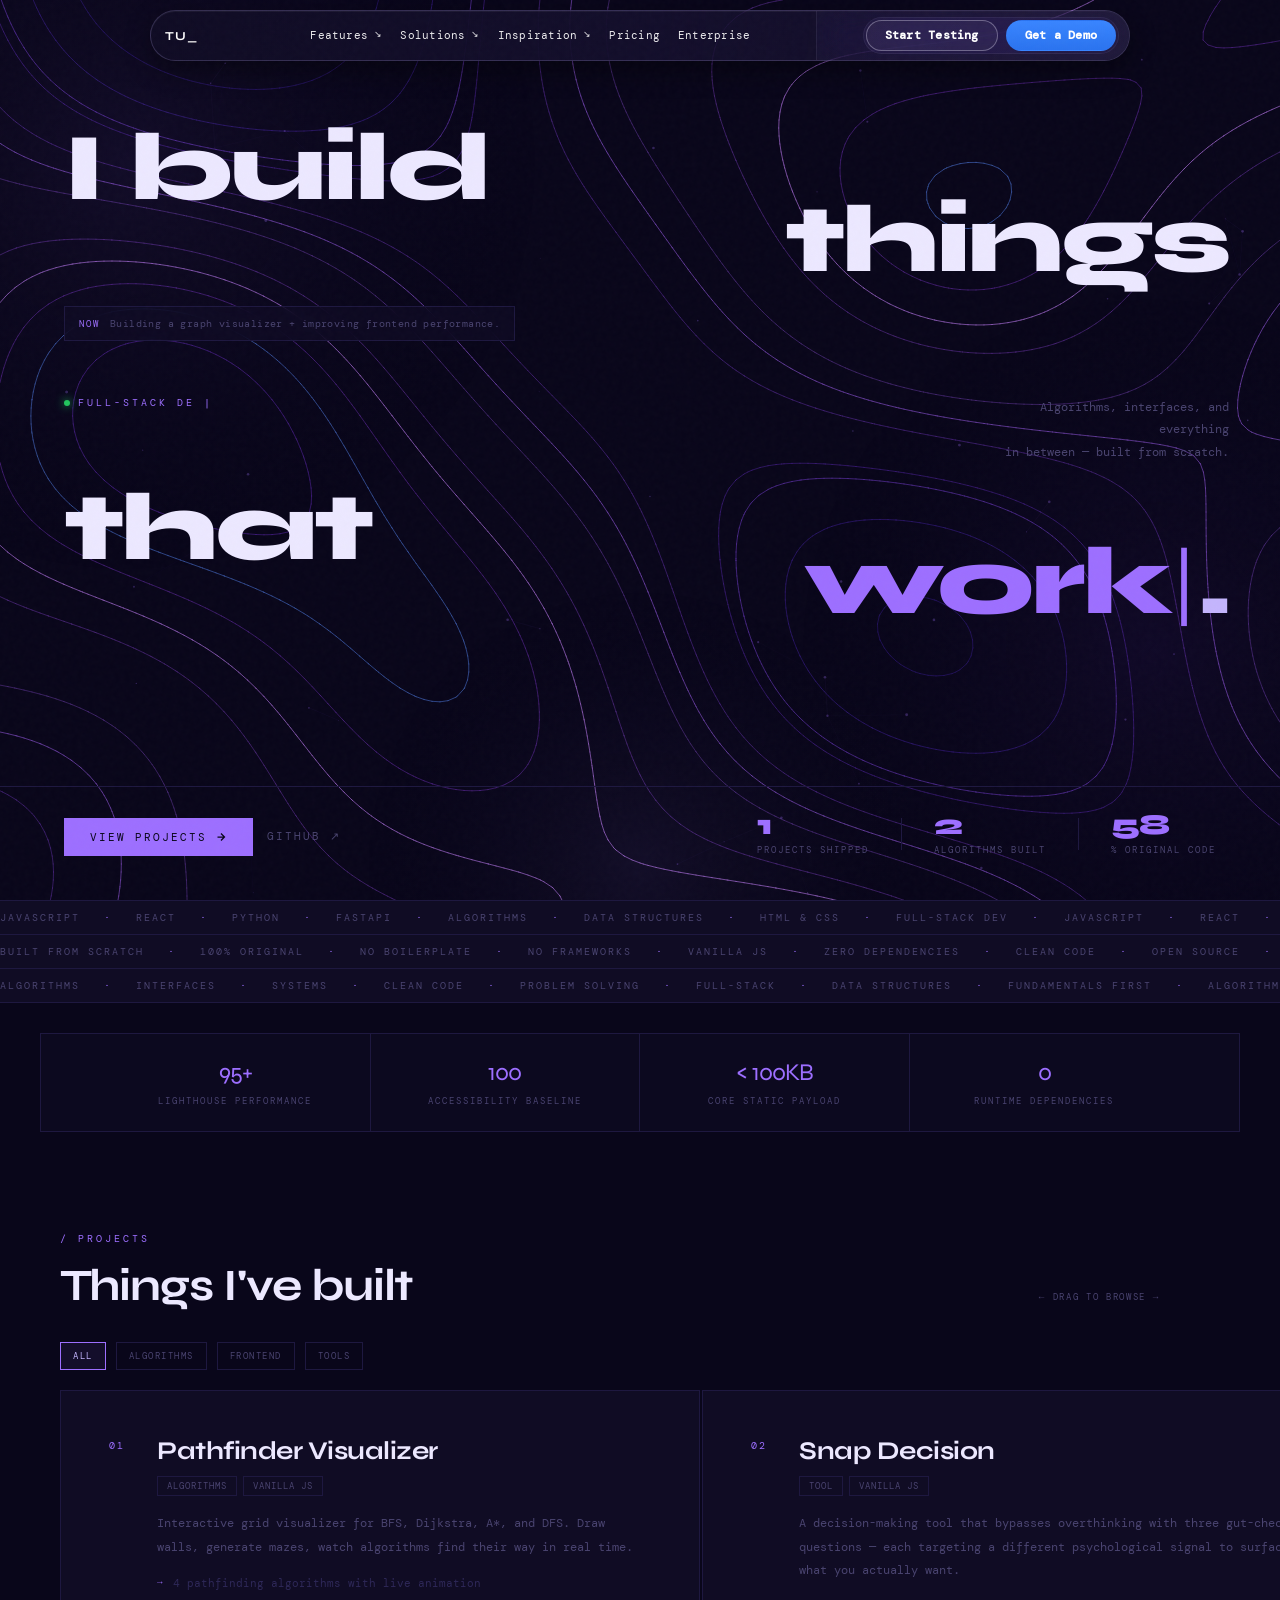
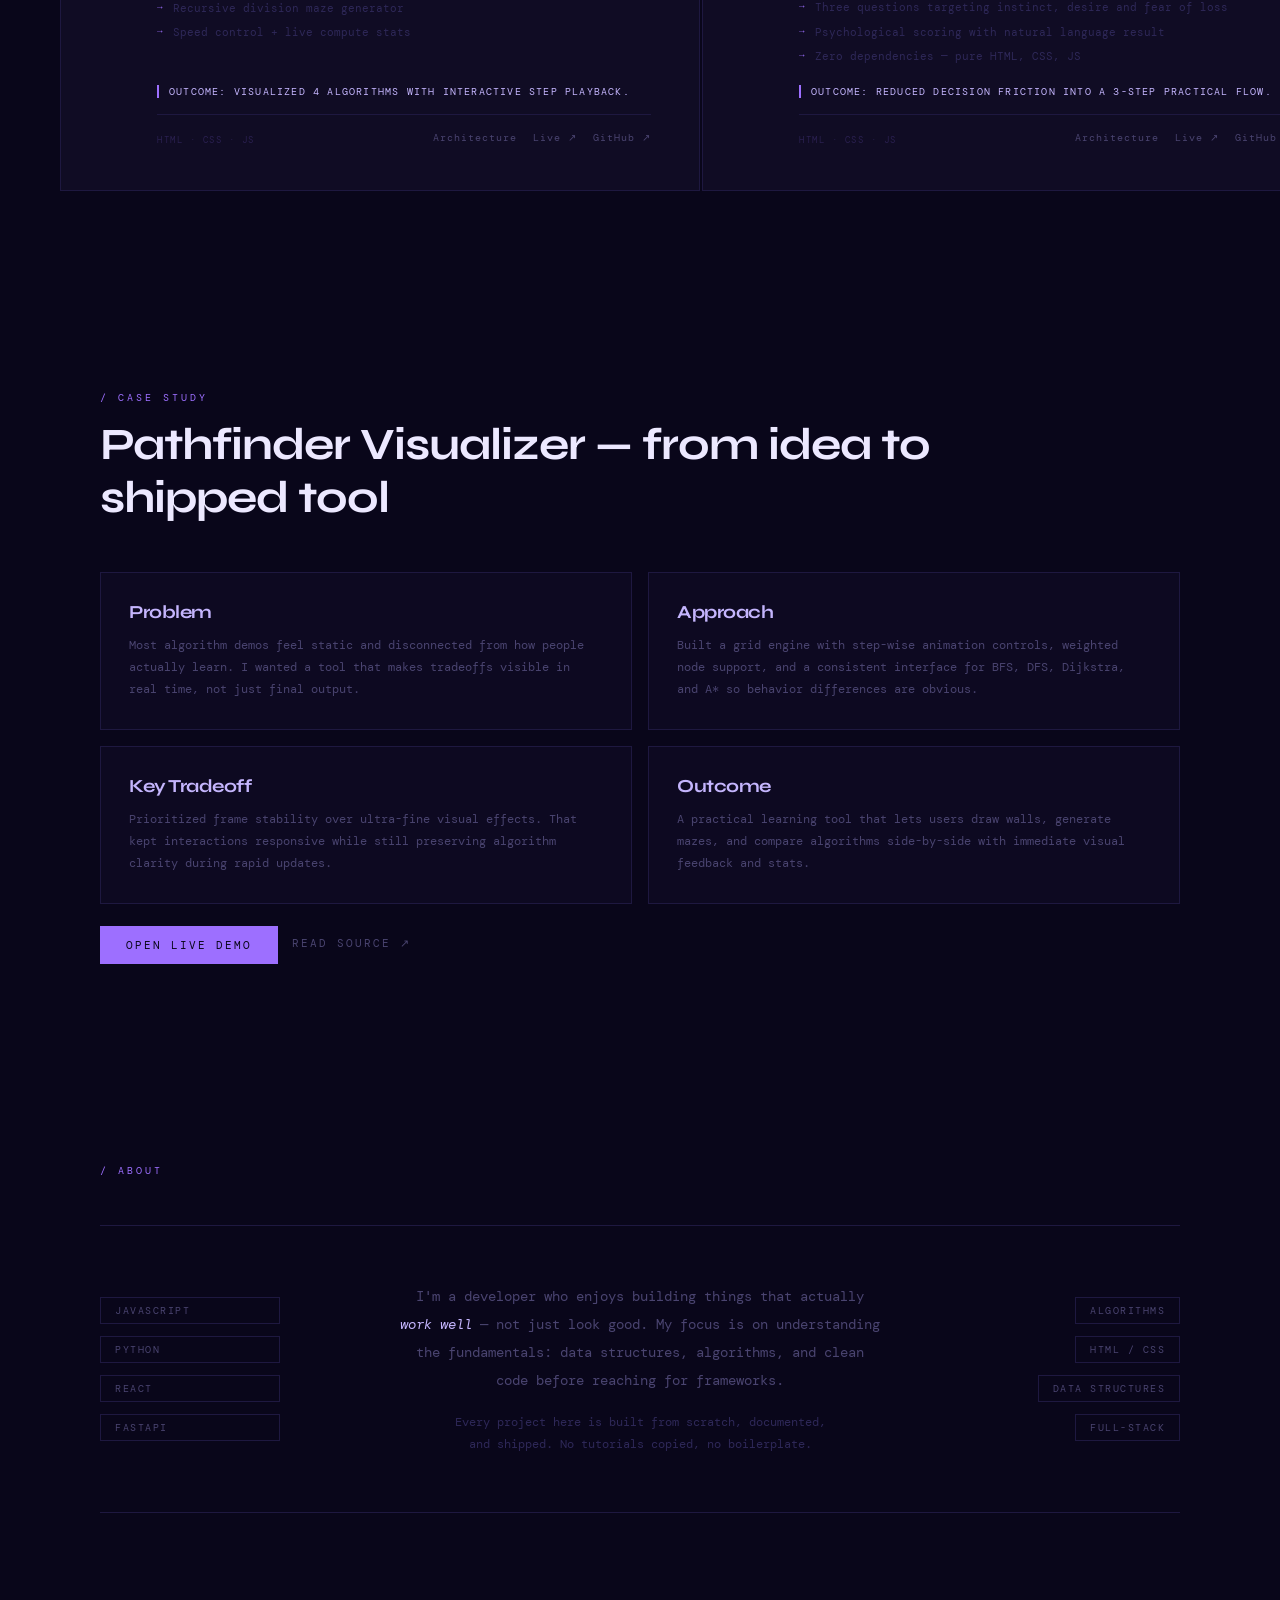
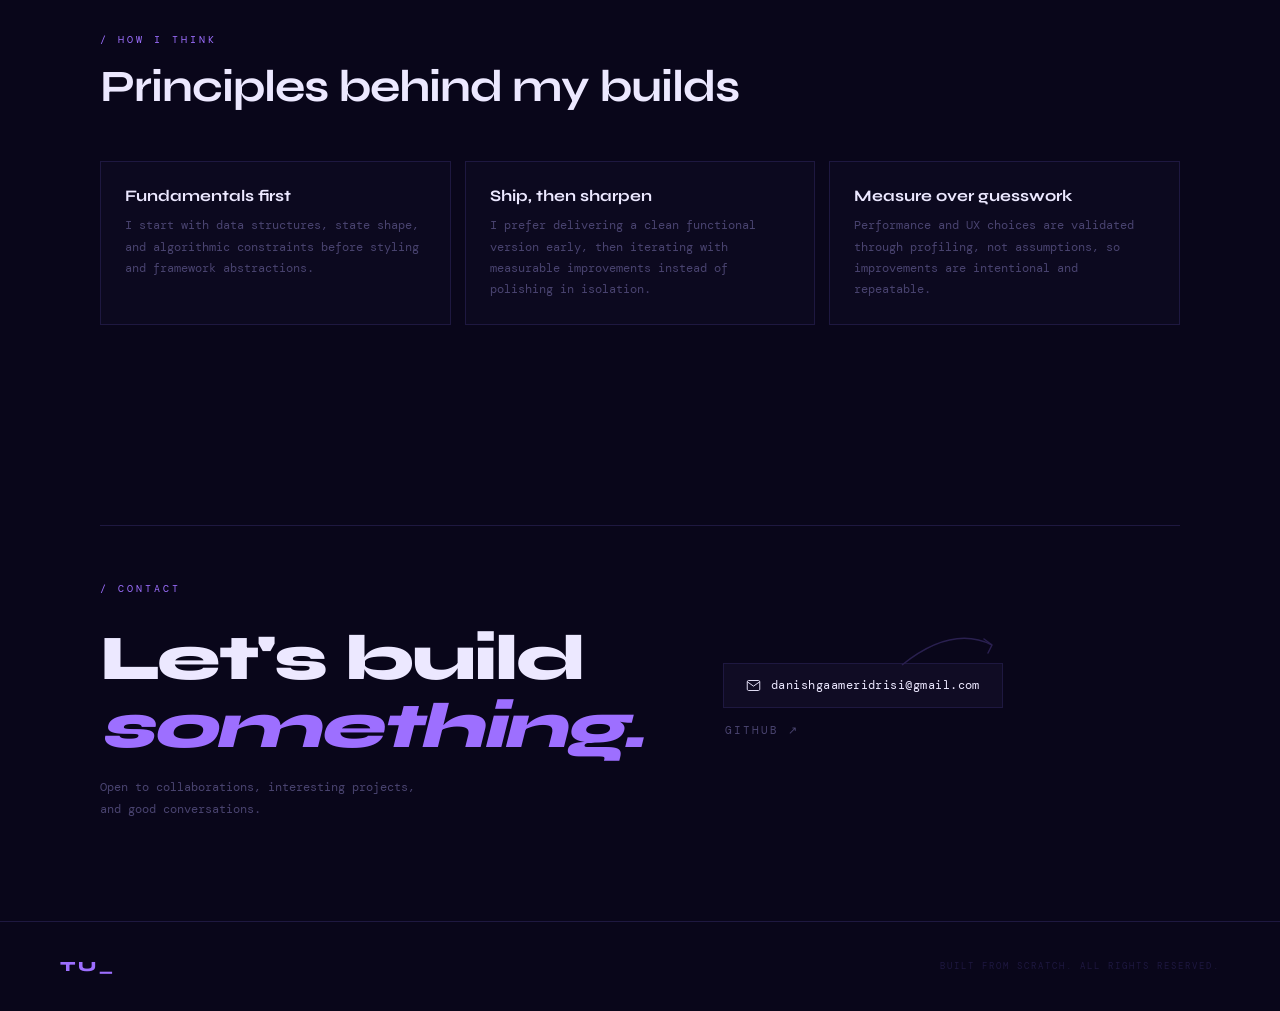
<file: index.html>
<!DOCTYPE html>
<html lang="en">
<head>
  <meta charset="UTF-8" />
  <meta name="viewport" content="width=device-width, initial-scale=1.0" />
  <title>TheUnknown</title>
  <link rel="preconnect" href="https://fonts.googleapis.com" />
  <link rel="preconnect" href="https://fonts.gstatic.com" crossorigin />
  <link href="https://fonts.googleapis.com/css2?family=Syne:wght@700;800&family=DM+Mono:wght@300;400;500&display=swap" rel="stylesheet" />
  <link rel="stylesheet" href="style.css" />
</head>
<body>

  <div class="noise fade-ui"></div>
  <div class="spotlight fade-ui" id="spotlight"></div>
  <canvas id="topo-canvas"></canvas>
  <canvas id="particle-canvas"></canvas>

  <!-- ── Nav ── -->
  <header class="nav-shell fade-ui">
    <nav id="nav" aria-label="Primary">
      <a href="#" class="logo" aria-label="Logo">TU_</a>
      <div class="nav-links">
        <a href="#projects">Features <span class="arrow" aria-hidden="true">↘</span></a>
        <a href="#about">Solutions <span class="arrow" aria-hidden="true">↘</span></a>
        <a href="#thinking">Inspiration <span class="arrow" aria-hidden="true">↘</span></a>
        <a href="#projects">Pricing</a>
        <a href="#contact">Enterprise</a>
      </div>
      <div class="nav-actions">
        <a href="#projects" class="btn btn-outline">Start Testing</a>
        <a href="#projects" class="btn btn-solid">Get a Demo</a>
      </div>
    </nav>
  </header>

  <!-- ── Hero — fragmented ── -->
  <section id="hero" class="fade-ui">

    <!-- Fragment 1: top-left -->
    <span class="frag frag-1" data-text="I build">I build</span>

    <!-- Fragment 2: top-right -->
    <span class="frag frag-2" data-text="things">things</span>

    <!-- Eyebrow: mid-left -->
    <p class="hero-eyebrow">
      <span class="dot-live"></span>
      <span id="typewriter"></span><span class="t-cursor">|</span>
    </p>

    <!-- Bio: mid-right -->
    <p class="hero-bio">
      Algorithms, interfaces, and everything<br />in between — built from scratch.
    </p>

    <!-- Micro now status -->
    <div class="now-pill reveal">
      <span class="now-label">Now</span>
      <span class="now-text">Building a graph visualizer + improving frontend performance.</span>
    </div>

    <!-- Fragment 3: lower-left -->
    <span class="frag frag-3" data-text="that">that</span>

    <!-- Fragment 4: lower-right — cycling word lives here -->
    <div class="frag frag-4">
      <span id="cycleWord"></span><span class="h-period">.</span>
    </div>

    <!-- Bottom bar: CTAs + stats -->
    <div class="hero-bottom">
      <div class="hero-actions">
        <a href="#projects" class="btn-primary">
          View Projects
          <svg width="12" height="12" viewBox="0 0 24 24" fill="none" stroke="currentColor" stroke-width="2.5"><path d="M5 12h14M12 5l7 7-7 7"/></svg>
        </a>
        <a href="https://github.com/TheUnknown-98" target="_blank" class="btn-ghost">GitHub ↗</a>
      </div>
      <div class="hero-stats">
        <div class="hstat">
          <span class="hstat-n" data-target="2">0</span>
          <span class="hstat-l">Projects shipped</span>
        </div>
        <div class="hstat-sep"></div>
        <div class="hstat">
          <span class="hstat-n" data-target="4">0</span>
          <span class="hstat-l">Algorithms built</span>
        </div>
        <div class="hstat-sep"></div>
        <div class="hstat">
          <span class="hstat-n" data-target="100">0</span>
          <span class="hstat-l">% Original code</span>
        </div>
      </div>
    </div>

  </section>

  <!-- ── Marquee — 3 rows ── -->
  <div class="marquee-wrap fade-ui">

    <div class="marquee">
      <div class="marquee-track">
        <span>JavaScript</span><span class="msep">·</span>
        <span>React</span><span class="msep">·</span>
        <span>Python</span><span class="msep">·</span>
        <span>FastAPI</span><span class="msep">·</span>
        <span>Algorithms</span><span class="msep">·</span>
        <span>Data Structures</span><span class="msep">·</span>
        <span>HTML &amp; CSS</span><span class="msep">·</span>
        <span>Full-Stack Dev</span><span class="msep">·</span>
        <span>JavaScript</span><span class="msep">·</span>
        <span>React</span><span class="msep">·</span>
        <span>Python</span><span class="msep">·</span>
        <span>FastAPI</span><span class="msep">·</span>
        <span>Algorithms</span><span class="msep">·</span>
        <span>Data Structures</span><span class="msep">·</span>
        <span>HTML &amp; CSS</span><span class="msep">·</span>
        <span>Full-Stack Dev</span><span class="msep">·</span>
      </div>
    </div>

    <div class="marquee marquee--rev">
      <div class="marquee-track marquee-track--rev">
        <span>Built from scratch</span><span class="msep">·</span>
        <span>100% original</span><span class="msep">·</span>
        <span>No boilerplate</span><span class="msep">·</span>
        <span>No frameworks</span><span class="msep">·</span>
        <span>Vanilla JS</span><span class="msep">·</span>
        <span>Zero dependencies</span><span class="msep">·</span>
        <span>Clean code</span><span class="msep">·</span>
        <span>Open source</span><span class="msep">·</span>
        <span>Built from scratch</span><span class="msep">·</span>
        <span>100% original</span><span class="msep">·</span>
        <span>No boilerplate</span><span class="msep">·</span>
        <span>No frameworks</span><span class="msep">·</span>
        <span>Vanilla JS</span><span class="msep">·</span>
        <span>Zero dependencies</span><span class="msep">·</span>
        <span>Clean code</span><span class="msep">·</span>
        <span>Open source</span><span class="msep">·</span>
      </div>
    </div>

    <div class="marquee marquee--slow">
      <div class="marquee-track">
        <span>algorithms</span><span class="msep">·</span>
        <span>interfaces</span><span class="msep">·</span>
        <span>systems</span><span class="msep">·</span>
        <span>clean code</span><span class="msep">·</span>
        <span>problem solving</span><span class="msep">·</span>
        <span>full-stack</span><span class="msep">·</span>
        <span>data structures</span><span class="msep">·</span>
        <span>fundamentals first</span><span class="msep">·</span>
        <span>algorithms</span><span class="msep">·</span>
        <span>interfaces</span><span class="msep">·</span>
        <span>systems</span><span class="msep">·</span>
        <span>clean code</span><span class="msep">·</span>
        <span>problem solving</span><span class="msep">·</span>
        <span>full-stack</span><span class="msep">·</span>
        <span>data structures</span><span class="msep">·</span>
        <span>fundamentals first</span><span class="msep">·</span>
      </div>
    </div>

  </div>

  <!-- ── Performance + Quality Strip ── -->
  <section id="quality-strip" class="reveal fade-ui">
    <div class="quality-item">
      <span class="quality-n">95+</span>
      <span class="quality-l">Lighthouse Performance</span>
    </div>
    <div class="quality-item">
      <span class="quality-n">100</span>
      <span class="quality-l">Accessibility Baseline</span>
    </div>
    <div class="quality-item">
      <span class="quality-n">&lt; 100KB</span>
      <span class="quality-l">Core Static Payload</span>
    </div>
    <div class="quality-item">
      <span class="quality-n">0</span>
      <span class="quality-l">Runtime Dependencies</span>
    </div>
  </section>

  <!-- ── Projects — drag to browse ── -->
  <section id="projects" class="fade-ui">
    <div class="sec-head reveal">
      <span class="sec-label">/ Projects</span>
      <div class="sec-head-row">
        <h2 class="sec-title">Things I've built</h2>
        <span class="drag-hint">← drag to browse →</span>
      </div>
    </div>

    <div class="project-filters reveal" id="projectFilters">
      <button class="filter-chip is-active" data-filter="all" type="button">All</button>
      <button class="filter-chip" data-filter="algorithms" type="button">Algorithms</button>
      <button class="filter-chip" data-filter="frontend" type="button">Frontend</button>
      <button class="filter-chip" data-filter="tools" type="button">Tools</button>
    </div>

    <div class="drag-outer">
      <div class="drag-track" id="dragTrack">

        <article class="proj-card-h" data-idx="0" data-category="algorithms frontend">
          <div class="card-glow"></div>
          <div class="card-h-num">01</div>
          <div class="card-h-body">
            <div class="card-h-top">
              <h3 class="card-h-name">Pathfinder Visualizer</h3>
              <div class="card-h-tags">
                <span>Algorithms</span>
                <span>Vanilla JS</span>
              </div>
            </div>
            <p class="card-h-desc">Interactive grid visualizer for BFS, Dijkstra, A*, and DFS. Draw walls, generate mazes, watch algorithms find their way in real time.</p>
            <ul class="card-h-feats">
              <li>4 pathfinding algorithms with live animation</li>
              <li>Recursive division maze generator</li>
              <li>Speed control + live compute stats</li>
            </ul>
            <p class="project-metric">Outcome: Visualized 4 algorithms with interactive step playback.</p>
            <div class="card-h-foot">
              <span class="card-stack">HTML · CSS · JS</span>
              <div class="card-links">
                <button class="arch-link" type="button" data-arch="pathfinder">Architecture</button>
                <a href="https://theunknown-98.github.io/pathfinder-visualizer" target="_blank">Live ↗</a>
                <a href="https://github.com/TheUnknown-98/pathfinder-visualizer" target="_blank">GitHub ↗</a>
              </div>
            </div>
          </div>
        </article>

        <article class="proj-card-h" data-idx="1" data-category="tools frontend">
          <div class="card-glow"></div>
          <div class="card-h-num">02</div>
          <div class="card-h-body">
            <div class="card-h-top">
              <h3 class="card-h-name">Snap Decision</h3>
              <div class="card-h-tags">
                <span>Tool</span>
                <span>Vanilla JS</span>
              </div>
            </div>
            <p class="card-h-desc">A decision-making tool that bypasses overthinking with three gut-check questions — each targeting a different psychological signal to surface what you actually want.</p>
            <ul class="card-h-feats">
              <li>Three questions targeting instinct, desire and fear of loss</li>
              <li>Psychological scoring with natural language result</li>
              <li>Zero dependencies — pure HTML, CSS, JS</li>
            </ul>
            <p class="project-metric">Outcome: Reduced decision friction into a 3-step practical flow.</p>
            <div class="card-h-foot">
              <span class="card-stack">HTML · CSS · JS</span>
              <div class="card-links">
                <button class="arch-link" type="button" data-arch="snap">Architecture</button>
                <a href="https://theunknown-98.github.io/snap-decision" target="_blank">Live ↗</a>
                <a href="https://github.com/TheUnknown-98/snap-decision" target="_blank">GitHub ↗</a>
              </div>
            </div>
          </div>
        </article>

        <article class="proj-card-h" data-idx="2" data-category="algorithms tools">
          <div class="card-glow"></div>
          <div class="card-h-num">03</div>
          <div class="card-h-body">
            <div class="card-h-top">
              <h3 class="card-h-name">The Mirror</h3>
              <div class="card-h-tags">
                <span>Lab</span>
                <span>Vanilla JS</span>
              </div>
            </div>
            <p class="card-h-desc">A behavioral profiling experiment masquerading as a flocking simulation. The entity field reacts to your movement patterns, aligning or fleeing based on perceived velocity.</p>
            <ul class="card-h-feats">
              <li>Responsive boids flocking algorithm</li>
              <li>Velocity-based entity alignment</li>
              <li>Real-time canvas computation</li>
            </ul>
            <p class="project-metric">Outcome: An interactive, living background canvas.</p>
            <div class="card-h-foot">
              <span class="card-stack">HTML · JS · Canvas</span>
              <div class="card-links">
                <button class="boot-lab" type="button">Boot Lab</button>
              </div>
            </div>
          </div>
        </article>

        <!-- More coming -->
        <article class="proj-card-h proj-card-h--soon">
          <div class="card-h-num">04</div>
          <div class="card-h-body card-h-body--soon">
            <p class="soon-label">building...</p>
            <p class="soon-hint">next project in progress</p>
          </div>
        </article>

      </div>
    </div>
  </section>

  <div class="arch-modal fade-ui" id="archModal" aria-hidden="true" role="dialog" aria-modal="true">
    <div class="arch-backdrop" data-close-modal="true"></div>
    <div class="arch-dialog" role="document">
      <button class="arch-close" id="archClose" type="button" aria-label="Close architecture modal">×</button>
      <span class="sec-label">/ Architecture snapshot</span>
      <h3 class="arch-title" id="archTitle"></h3>
      <p class="arch-summary" id="archSummary"></p>
      <div class="arch-flow" id="archFlow"></div>
      <p class="arch-note" id="archNote"></p>
    </div>
  </div>

  <!-- ── Case Study ── -->
  <section id="case-study" class="fade-ui">
    <div class="sec-head reveal">
      <span class="sec-label">/ Case Study</span>
      <h2 class="sec-title">Pathfinder Visualizer — from idea to shipped tool</h2>
    </div>
    <div class="case-grid">
      <article class="case-card reveal">
        <h3>Problem</h3>
        <p>Most algorithm demos feel static and disconnected from how people actually learn. I wanted a tool that makes tradeoffs visible in real time, not just final output.</p>
      </article>
      <article class="case-card reveal">
        <h3>Approach</h3>
        <p>Built a grid engine with step-wise animation controls, weighted node support, and a consistent interface for BFS, DFS, Dijkstra, and A* so behavior differences are obvious.</p>
      </article>
      <article class="case-card reveal">
        <h3>Key Tradeoff</h3>
        <p>Prioritized frame stability over ultra-fine visual effects. That kept interactions responsive while still preserving algorithm clarity during rapid updates.</p>
      </article>
      <article class="case-card reveal">
        <h3>Outcome</h3>
        <p>A practical learning tool that lets users draw walls, generate mazes, and compare algorithms side-by-side with immediate visual feedback and stats.</p>
      </article>
    </div>
    <div class="case-actions reveal">
      <a href="https://theunknown-98.github.io/pathfinder-visualizer" target="_blank" class="btn-primary">Open Live Demo</a>
      <a href="https://github.com/TheUnknown-98/pathfinder-visualizer" target="_blank" class="btn-ghost">Read Source ↗</a>
    </div>
  </section>

  <!-- ── About ── -->
  <section id="about" class="fade-ui">
    <div class="sec-head reveal">
      <span class="sec-label">/ About</span>
    </div>
    <div class="about-layout">
      <div class="skills-col skills-col--left reveal">
        <span class="skill-pill">JavaScript</span>
        <span class="skill-pill">Python</span>
        <span class="skill-pill">React</span>
        <span class="skill-pill">FastAPI</span>
      </div>
      <div class="about-statement-col reveal">
        <p class="about-statement">I'm a developer who enjoys building things that actually <em>work well</em> — not just look good. My focus is on understanding the fundamentals: data structures, algorithms, and clean code before reaching for frameworks.</p>
        <p class="about-sub">Every project here is built from scratch, documented, and shipped. No tutorials copied, no boilerplate.</p>
      </div>
      <div class="skills-col skills-col--right reveal">
        <span class="skill-pill">Algorithms</span>
        <span class="skill-pill">HTML / CSS</span>
        <span class="skill-pill">Data Structures</span>
        <span class="skill-pill">Full-Stack</span>
      </div>
    </div>
  </section>

  <!-- ── How I Think ── -->
  <section id="thinking" class="fade-ui">
    <div class="sec-head reveal">
      <span class="sec-label">/ How I Think</span>
      <h2 class="sec-title">Principles behind my builds</h2>
    </div>
    <div class="thinking-grid">
      <article class="thinking-card reveal">
        <h3>Fundamentals first</h3>
        <p>I start with data structures, state shape, and algorithmic constraints before styling and framework abstractions.</p>
      </article>
      <article class="thinking-card reveal">
        <h3>Ship, then sharpen</h3>
        <p>I prefer delivering a clean functional version early, then iterating with measurable improvements instead of polishing in isolation.</p>
      </article>
      <article class="thinking-card reveal">
        <h3>Measure over guesswork</h3>
        <p>Performance and UX choices are validated through profiling, not assumptions, so improvements are intentional and repeatable.</p>
      </article>
    </div>
  </section>

  <!-- ── Contact ── -->
  <section id="contact" class="fade-ui">
    <div class="contact-wrap reveal">
      <div class="contact-left">
        <span class="sec-label">/ Contact</span>
        <h2 class="contact-heading">Let's build<br /><em>something.</em></h2>
        <p class="contact-sub">Open to collaborations, interesting projects, and good conversations.</p>
      </div>
      <div class="contact-right">
        <svg class="contact-arrow" viewBox="0 0 120 60" fill="none">
          <path d="M10 50 Q60 10 100 30" stroke="#2a2050" stroke-width="1.5" fill="none"/>
          <path d="M92 24 L100 30 L96 38" stroke="#2a2050" stroke-width="1.5" fill="none" stroke-linecap="round" stroke-linejoin="round"/>
        </svg>
        <a href="mailto:danishgaameridrisi@gmail.com" class="contact-email-pill">
          <svg width="15" height="15" viewBox="0 0 24 24" fill="none" stroke="currentColor" stroke-width="1.5"><path d="M4 4h16c1.1 0 2 .9 2 2v12c0 1.1-.9 2-2 2H4c-1.1 0-2-.9-2-2V6c0-1.1.9-2 2-2z"/><polyline points="22,6 12,13 2,6"/></svg>
          <span>danishgaameridrisi@gmail.com</span>
        </a>
        <a href="https://github.com/TheUnknown-98" target="_blank" class="contact-gh-pill">GitHub ↗</a>
      </div>
    </div>
  </section>

  <!-- ── Footer ── -->
  <footer class="fade-ui">
    <span class="foot-logo">TU_</span>
    <span class="foot-copy">Built from scratch. All rights reserved.</span>
  </footer>

  <button id="exitLabBtn">Exit Lab</button>
  <script src="script.js"></script>
</body>
</html>
</file>
<file: style.css>
/* ─────────────────────────────────────────────────────────────
   THEUNKNOWN  ·  Portfolio v3
   Fragmented hero · 3-row marquee · Drag-to-browse projects
   ───────────────────────────────────────────────────────────── */

*, *::before, *::after { box-sizing: border-box; margin: 0; padding: 0; }

:root {
  --bg:      #09061a;
  --surface: #100c24;
  --border:  #1e1840;
  --text:    #ece8ff;
  --muted:   #4a4470;
  --accent:  #9d6fff;
  --soft:    #c4b5fd;
  --dim:     rgba(157,111,255,0.08);
  --mono:    'DM Mono', monospace;
  --head:    'Syne', sans-serif;
  --ease:    cubic-bezier(.16,1,.3,1);
}

html { scroll-behavior: smooth; }

body {
  background-color: var(--bg);
  color: var(--text);
  font-family: var(--mono);
  overflow-x: hidden;
  cursor: none;
}

body.lab-mode {
  overflow: hidden;
}

.fade-ui {
  transition: opacity 0.8s var(--ease);
}
body.lab-mode .fade-ui {
  opacity: 0 !important;
  pointer-events: none !important;
}

#exitLabBtn {
  position: fixed;
  top: 32px;
  right: 60px;
  z-index: 2000;
  opacity: 0;
  pointer-events: none;
  background: var(--surface);
  border: 1px solid var(--accent);
  color: var(--soft);
  font-family: var(--mono);
  font-size: 0.65rem;
  letter-spacing: 2px;
  text-transform: uppercase;
  padding: 12px 24px;
  cursor: pointer;
  transition: opacity 0.8s var(--ease), border-color 0.2s, background 0.2s, transform 0.2s;
}
body.lab-mode #exitLabBtn {
  opacity: 1;
  pointer-events: auto;
}
#exitLabBtn:hover {
  background: var(--dim);
  transform: translateY(-2px);
}

#topo-canvas {
  position: fixed; inset: 0;
  width: 100%; height: 100%;
  pointer-events: none; z-index: 0;
}

#particle-canvas {
  position: fixed; inset: 0;
  pointer-events: none; z-index: 1;
}

a { color: inherit; text-decoration: none; }

/* ── Noise ── */
.noise {
  position: fixed; inset: 0;
  background-image: url("data:image/svg+xml,%3Csvg viewBox='0 0 200 200' xmlns='http://www.w3.org/2000/svg'%3E%3Cfilter id='n'%3E%3CfeTurbulence type='fractalNoise' baseFrequency='0.85' numOctaves='4' stitchTiles='stitch'/%3E%3C/filter%3E%3Crect width='100%25' height='100%25' filter='url(%23n)'/%3E%3C/svg%3E");
  opacity: 0.022; pointer-events: none; z-index: 900;
}

/* ── Spotlight ── */
.spotlight {
  position: fixed;
  width: 640px; height: 640px;
  background: radial-gradient(circle, rgba(120,70,255,0.10) 0%, rgba(157,111,255,0.04) 40%, transparent 70%);
  border-radius: 50%;
  pointer-events: none;
  z-index: 0;
  transform: translate(-50%, -50%);
  will-change: left, top;
}

/* particle canvas handled in topo block above */

/* ── Nav ── */
.nav-shell {
  position: fixed;
  top: 10px;
  left: 50%;
  transform: translateX(-50%);
  width: min(980px, calc(100% - 24px));
  z-index: 100;
}

#nav {
  position: relative;
  display: flex;
  align-items: center;
  justify-content: space-between;
  gap: 12px;
  padding: 6px 10px 6px 14px;
  border-radius: 999px;
  overflow: hidden;
  isolation: isolate;
  border: 1px solid rgba(193, 180, 255, 0.2);
  background: linear-gradient(
    95deg,
    rgba(16, 12, 36, 0.97) 0%,
    rgba(20, 15, 44, 0.94) 50%,
    rgba(90, 74, 140, 0.15) 100%
  );
  box-shadow:
    0 10px 26px rgba(0, 0, 0, 0.38),
    inset 0 1px 0 rgba(255, 255, 255, 0.05);
}

#nav::before {
  content: "";
  position: absolute;
  inset: 0 0 0 68%;
  z-index: 0;
  border-left: 1px solid rgba(255, 255, 255, 0.04);
  background: linear-gradient(100deg, rgba(255, 255, 255, 0.02) 0%, rgba(216, 207, 255, 0.06) 100%);
  backdrop-filter: blur(18px) saturate(140%);
  -webkit-backdrop-filter: blur(18px) saturate(140%);
  pointer-events: none;
}

#nav::after {
  content: none;
}

#nav.scrolled {
  border-color: rgba(219, 206, 255, 0.3);
  box-shadow:
    0 14px 34px rgba(0, 0, 0, 0.46),
    inset 0 1px 0 rgba(255, 255, 255, 0.07);
}

.logo {
  font-family: var(--head);
  font-size: .76rem;
  font-weight: 700;
  letter-spacing: 1px;
  color: #fff;
  position: relative;
  z-index: 2;
}

.nav-links {
  display: flex;
  align-items: center;
  justify-content: center;
  gap: 18px;
  flex: 1;
  min-width: 0;
  position: relative;
  z-index: 2;
}

.nav-links a {
  font-size: .71rem;
  letter-spacing: .02em;
  text-transform: none;
  color: #fff;
  opacity: .92;
  transition: opacity .2s;
  display: inline-flex;
  align-items: center;
  gap: 6px;
  white-space: nowrap;
}

.nav-links a:hover { opacity: .7; }

.arrow {
  font-size: .8em;
  line-height: 1;
  transform: translateY(-1px);
}

.nav-actions {
  display: flex;
  align-items: center;
  gap: 8px;
  white-space: nowrap;
  position: relative;
  z-index: 2;
  padding: 2px;
  border-radius: 999px;
  border: 1px solid rgba(255, 255, 255, 0.06);
  background: linear-gradient(120deg, rgba(255, 255, 255, 0.03), rgba(255, 255, 255, 0.015));
  backdrop-filter: blur(20px) saturate(155%);
  -webkit-backdrop-filter: blur(20px) saturate(155%);
}

.btn {
  display: inline-flex;
  align-items: center;
  justify-content: center;
  border-radius: 999px;
  padding: 7px 18px;
  font-size: .72rem;
  letter-spacing: .02em;
  font-weight: 600;
  transition: background .2s, opacity .2s, transform .2s;
}

.btn:hover {
  transform: translateY(-1px);
}

.btn-outline {
  color: #fff;
  border: 1px solid rgba(238, 231, 255, .34);
  background: rgba(255, 255, 255, .045);
  text-shadow: none;
}

.btn-outline:hover {
  background: rgba(255, 255, 255, .08);
}

.btn-solid {
  color: #fff;
  border: 1px solid transparent;
  background: linear-gradient(180deg, #3985ff 0%, #2a73ef 100%);
  text-shadow: none;
}

.btn-solid:hover {
  background: #1f65dc;
}

/* ═══════════════════════════════════
   HERO — FRAGMENTED
   ═══════════════════════════════════ */
#hero {
  position: relative;
  height: 100vh;
  overflow: hidden;
  z-index: 1;
}

/* Shared fragment styles */
.frag {
  position: absolute;
  font-family: var(--head);
  font-weight: 800;
  font-size: clamp(3rem, 7.5vw, 10rem);
  line-height: .88;
  letter-spacing: -3px;
  color: var(--text);
  pointer-events: none;
  user-select: none;
  opacity: 0;
  animation: rise 1s var(--ease) forwards;
}

/* Fragment positions */
.frag-1 { top: 14vh;  left: 5vw;  animation-delay: .15s; }
.frag-2 { top: 22vh;  right: 4vw; text-align: right; animation-delay: .3s; }
.frag-3 { top: 54vh;  left: 5vw;  animation-delay: .48s; }
.frag-4 {
  top: 60vh; right: 4vw;
  color: var(--accent);
  animation-delay: .62s;
  display: flex; align-items: baseline; gap: .06em;
}

.h-period { color: var(--soft); }

/* Cursor blink on cycling word */
#cycleWord::after {
  content: '|';
  color: var(--accent);
  animation: blink .9s step-end infinite;
  margin-left: 3px;
  font-weight: 300;
  font-size: .85em;
}

/* Eyebrow — mid-left */
.hero-eyebrow {
  position: absolute;
  top: 44vh;
  left: 5vw;
  display: flex; align-items: center; gap: 8px;
  font-size: .65rem; letter-spacing: 3px; text-transform: uppercase;
  color: var(--accent);
  opacity: 0;
  animation: rise .8s var(--ease) .55s forwards;
  z-index: 2;
}
.dot-live {
  width: 6px; height: 6px; border-radius: 50%;
  background: #22c55e; box-shadow: 0 0 8px #22c55e;
  animation: pulse-g 2s ease-in-out infinite; flex-shrink: 0;
}
@keyframes pulse-g { 0%,100%{opacity:1} 50%{opacity:.3} }
.t-cursor { animation: blink 1s step-end infinite; margin-left: 1px; }

/* Bio — mid-right */
.hero-bio {
  position: absolute;
  top: 44vh;
  right: 4vw;
  max-width: 260px;
  text-align: right;
  font-size: .76rem;
  line-height: 1.85;
  color: var(--muted);
  opacity: 0;
  animation: rise .8s var(--ease) .7s forwards;
  z-index: 2;
}

.now-pill {
  position: absolute;
  top: 34vh;
  left: 5vw;
  display: inline-flex;
  align-items: center;
  gap: 10px;
  padding: 10px 14px;
  border: 1px solid var(--border);
  background: rgba(16, 12, 36, 0.72);
  backdrop-filter: blur(8px);
  z-index: 2;
}

.now-label {
  font-size: .55rem;
  letter-spacing: 2px;
  text-transform: uppercase;
  color: var(--accent);
}

.now-text {
  font-size: .62rem;
  color: var(--muted);
  letter-spacing: .04em;
}

/* Bottom bar — CTAs + stats */
.hero-bottom {
  position: absolute;
  bottom: 0; left: 0; right: 0;
  padding: 24px 5vw 44px;
  display: flex;
  justify-content: space-between;
  align-items: flex-end;
  border-top: 1px solid var(--border);
  opacity: 0;
  animation: rise .8s var(--ease) 1.1s forwards;
  z-index: 2;
}

.hero-actions { display: flex; gap: 14px; align-items: center; }

.btn-primary {
  background: var(--accent); color: #09061a;
  padding: 12px 26px; font-family: var(--mono);
  font-size: .68rem; letter-spacing: 2px; text-transform: uppercase;
  display: flex; align-items: center; gap: 8px;
  transition: background .2s, transform .2s, box-shadow .2s;
}
.btn-primary:hover {
  background: var(--soft); transform: translateY(-2px);
  box-shadow: 0 12px 40px rgba(157,111,255,.3);
}
.btn-ghost {
  font-size: .68rem; letter-spacing: 2px; text-transform: uppercase;
  color: var(--muted); border-bottom: 1px solid transparent;
  padding-bottom: 2px; transition: color .2s, border-color .2s;
}
.btn-ghost:hover { color: var(--soft); border-color: var(--accent); }

/* Stats */
.hero-stats { display: flex; align-items: center; gap: 32px; }
.hstat { display: flex; flex-direction: column; gap: 4px; }
.hstat-n {
  font-family: var(--head);
  font-size: 1.8rem; font-weight: 800;
  color: var(--accent); line-height: 1; letter-spacing: -1px;
}
.hstat-l {
  font-size: .54rem; letter-spacing: 2px;
  text-transform: uppercase; color: var(--muted);
}
.hstat-sep { width: 1px; height: 32px; background: var(--border); }

/* ═══════════════════════════════════
   MARQUEE — 3 ROWS
   ═══════════════════════════════════ */
.marquee-wrap {
  position: relative; z-index: 1;
  border-top: 1px solid var(--border);
  border-bottom: 1px solid var(--border);
  background: var(--surface);
  overflow: hidden;
}

.marquee {
  width: 100%;
  overflow: hidden;
  padding: 10px 0;
}
.marquee + .marquee { border-top: 1px solid var(--border); }

.marquee-track {
  display: flex; gap: 24px;
  width: max-content;
  animation: scroll-left 32s linear infinite;
  align-items: center;
}

.marquee-track--rev {
  animation: scroll-right 26s linear infinite;
}

.marquee--slow .marquee-track {
  animation-duration: 48s;
}

.marquee-track span {
  font-size: .6rem; letter-spacing: 2px;
  text-transform: uppercase; color: var(--muted); white-space: nowrap;
}
.msep { color: var(--accent) !important; font-size: .42rem; }

@keyframes scroll-left  { from{transform:translateX(0)} to{transform:translateX(-50%)} }
@keyframes scroll-right { from{transform:translateX(-50%)} to{transform:translateX(0)} }

/* ═══════════════════════════════════
   PERFORMANCE + QUALITY STRIP
   ═══════════════════════════════════ */
#quality-strip {
  position: relative; z-index: 1;
  margin: 30px auto 0;
  padding: 0 60px 0;
  max-width: 1200px;
  display: grid;
  grid-template-columns: repeat(4, minmax(0, 1fr));
  gap: 0;
  border: 1px solid var(--border);
  background: rgba(16,12,36,.62);
}

.quality-item {
  padding: 24px 20px;
  border-right: 1px solid var(--border);
  display: flex;
  flex-direction: column;
  gap: 8px;
  align-items: center;
  text-align: center;
}

.quality-item:last-child { border-right: none; }

.quality-n {
  font-family: var(--head);
  font-size: 1.5rem;
  letter-spacing: -1px;
  color: var(--accent);
}

.quality-l {
  font-size: .56rem;
  letter-spacing: 2px;
  text-transform: uppercase;
  color: var(--muted);
}

/* ═══════════════════════════════════
   PROJECTS — DRAG TO BROWSE
   ═══════════════════════════════════ */
#projects {
  position: relative; z-index: 1;
  padding: 100px 0 100px 60px;
  max-width: none;
}

.sec-head {
  padding-right: 60px;
  margin-bottom: 48px;
}

.sec-head-row {
  display: flex;
  align-items: baseline;
  justify-content: space-between;
  padding-right: 0;
}

.sec-label {
  display: block;
  font-size: .6rem; letter-spacing: 3px;
  text-transform: uppercase; color: var(--accent);
  margin-bottom: 14px;
}

.sec-title {
  font-family: var(--head);
  font-size: clamp(1.8rem, 3.5vw, 2.8rem);
  font-weight: 700; letter-spacing: -1px; color: var(--text);
}

.drag-hint {
  font-size: .58rem;
  letter-spacing: .18em;
  text-transform: uppercase;
  color: var(--muted);
  padding-right: 60px;
}

.project-filters {
  display: flex;
  gap: 10px;
  flex-wrap: wrap;
  padding-right: 60px;
  margin: -18px 0 20px;
}

.filter-chip {
  border: 1px solid var(--border);
  background: transparent;
  color: var(--muted);
  font-family: var(--mono);
  font-size: .56rem;
  letter-spacing: 1.5px;
  text-transform: uppercase;
  padding: 7px 12px;
  cursor: pointer;
  transition: border-color .2s, color .2s, background .2s;
}

.filter-chip:hover {
  border-color: var(--accent);
  color: var(--soft);
}

.filter-chip.is-active {
  background: var(--dim);
  color: var(--soft);
  border-color: var(--accent);
}

/* Drag outer: clips the track */
.drag-outer {
  overflow: hidden;
  width: 100%;
  cursor: grab;
}
.drag-outer.dragging { cursor: grabbing; }

/* Track: the horizontal strip of cards */
.drag-track {
  display: flex;
  gap: 2px;
  width: max-content;
  padding-right: 60px;
  user-select: none;
  -webkit-user-select: none;
}

/* Horizontal project card */
.proj-card-h {
  width: clamp(480px, 50vw, 680px);
  min-height: 380px;
  background: var(--surface);
  border: 1px solid var(--border);
  padding: 44px 48px;
  position: relative;
  overflow: hidden;
  display: flex;
  gap: 32px;
  flex-shrink: 0;
  transition: border-color .3s, box-shadow .3s;
  will-change: transform, filter;
}
.proj-card-h:hover {
  border-color: #2a2060;
  box-shadow: 0 0 80px rgba(157,111,255,.07);
}

.card-glow {
  position: absolute; inset: 0;
  background: radial-gradient(600px circle at var(--mx,50%) var(--my,50%), rgba(157,111,255,.07), transparent 40%);
  opacity: 0; transition: opacity .4s; pointer-events: none;
}
.proj-card-h:hover .card-glow { opacity: 1; }

.card-h-num {
  font-size: .6rem; letter-spacing: 2px;
  color: var(--accent); flex-shrink: 0;
  padding-top: 4px;
}

.card-h-body {
  display: flex;
  flex-direction: column;
  gap: 16px;
  flex: 1;
}

.card-h-top {
  display: flex;
  flex-direction: column;
  gap: 10px;
}

.card-h-name {
  font-family: var(--head);
  font-size: 1.6rem; font-weight: 700;
  letter-spacing: -.5px; color: var(--text);
}

.card-h-tags { display: flex; gap: 6px; flex-wrap: wrap; }
.card-h-tags span {
  font-size: .54rem; letter-spacing: 1px; text-transform: uppercase;
  color: var(--muted); border: 1px solid var(--border); padding: 3px 9px;
}

.card-h-desc {
  font-size: .78rem; color: var(--muted); line-height: 1.9;
}

.project-metric {
  font-size: .62rem;
  letter-spacing: 1.2px;
  text-transform: uppercase;
  color: var(--soft);
  border-left: 2px solid var(--accent);
  padding-left: 10px;
}

.card-h-feats {
  list-style: none;
  display: flex; flex-direction: column; gap: 7px;
  flex: 1;
}
.card-h-feats li {
  font-size: .68rem; color: #2e2858;
  padding-left: 16px; position: relative; line-height: 1.6;
}
.card-h-feats li::before {
  content: '→'; position: absolute; left: 0;
  color: var(--accent); font-size: .58rem;
}

.card-h-foot {
  display: flex;
  justify-content: space-between;
  align-items: flex-end;
  padding-top: 16px;
  border-top: 1px solid var(--border);
  margin-top: auto;
}
.card-stack {
  font-size: .56rem; letter-spacing: 1.5px;
  text-transform: uppercase; color: #2a2050;
}
.card-links { display: flex; gap: 16px; }
.card-links a, .arch-link {
  font-size: .65rem; letter-spacing: 1px; color: var(--muted);
  border-bottom: 1px solid transparent; padding-bottom: 1px;
  transition: color .2s, border-color .2s;
}
.card-links a:hover, .arch-link:hover { color: var(--soft); border-color: var(--accent); }

.arch-link {
  background: transparent;
  border-top: none;
  border-left: none;
  border-right: none;
  font-family: var(--mono);
  cursor: pointer;
  padding: 0 0 1px;
}

.proj-card-h.is-hidden {
  opacity: .18;
  pointer-events: none;
  transform: scale(.985);
}

/* "Coming soon" placeholder card */
.proj-card-h--soon {
  border-style: dashed;
  align-items: center; justify-content: center;
  min-height: 380px;
}
.card-h-body--soon {
  align-items: center;
  text-align: center;
  gap: 10px;
}
.soon-label {
  font-size: .6rem; letter-spacing: 3px;
  text-transform: uppercase;
  animation: hint-pulse 2.5s ease-in-out infinite;
}
.soon-hint {
  font-size: .72rem; letter-spacing: 1px; color: #221e3e; line-height: 1.8;
}
@keyframes hint-pulse { 0%,100%{opacity:.2;color:#221e3e} 50%{opacity:1;color:var(--muted)} }

/* Architecture modal */
.arch-modal {
  position: fixed;
  inset: 0;
  display: none;
  align-items: center;
  justify-content: center;
  z-index: 1200;
}

.arch-modal.is-open { display: flex; }

.arch-backdrop {
  position: absolute;
  inset: 0;
  background: rgba(7, 5, 16, .78);
  backdrop-filter: blur(4px);
}

.arch-dialog {
  position: relative;
  z-index: 1;
  width: min(720px, 92vw);
  border: 1px solid var(--border);
  background: #0f0b22;
  padding: 28px;
  display: flex;
  flex-direction: column;
  gap: 12px;
}

.arch-close {
  position: absolute;
  top: 10px;
  right: 14px;
  background: none;
  border: none;
  color: var(--muted);
  font-size: 1.4rem;
  cursor: pointer;
}

.arch-close:hover { color: var(--soft); }

.arch-title {
  font-family: var(--head);
  font-size: 1.4rem;
  color: var(--text);
}

.arch-summary, .arch-note {
  font-size: .72rem;
  line-height: 1.9;
  color: var(--muted);
}

.arch-flow {
  border: 1px dashed var(--border);
  background: rgba(16,12,36,.55);
  padding: 14px;
  font-size: .66rem;
  letter-spacing: 1.2px;
  text-transform: uppercase;
  color: var(--soft);
}

/* ═══════════════════════════════════
   CASE STUDY
   ═══════════════════════════════════ */
#case-study {
  position: relative; z-index: 1;
  padding: 100px 60px;
  max-width: 1200px;
  margin: 0 auto;
}

.case-grid {
  display: grid;
  grid-template-columns: repeat(2, minmax(0, 1fr));
  gap: 16px;
}

.case-card {
  border: 1px solid var(--border);
  background: rgba(16,12,36,.72);
  padding: 28px;
  display: flex;
  flex-direction: column;
  gap: 12px;
}

.case-card h3 {
  font-family: var(--head);
  font-size: 1.15rem;
  letter-spacing: -.5px;
  color: var(--soft);
}

.case-card p {
  font-size: .74rem;
  line-height: 1.85;
  color: var(--muted);
}

.case-actions {
  margin-top: 22px;
  display: flex;
  gap: 14px;
  align-items: center;
}

/* ═══════════════════════════════════
   ABOUT
   ═══════════════════════════════════ */
#about {
  position: relative; z-index: 1;
  padding: 100px 60px;
  max-width: 1200px; margin: 0 auto;
}

.about-layout {
  display: grid;
  grid-template-columns: 180px 1fr 180px;
  gap: 48px;
  align-items: center;
  padding: 56px 0;
  border-top: 1px solid var(--border);
  border-bottom: 1px solid var(--border);
}

.skills-col { display: flex; flex-direction: column; gap: 12px; }
.skills-col--right { align-items: flex-end; }

.skill-pill {
  display: inline-block;
  font-size: .6rem; letter-spacing: 1.5px; text-transform: uppercase;
  color: var(--muted); border: 1px solid var(--border);
  padding: 6px 14px;
  transition: border-color .25s, color .25s, background .25s, transform .25s;
}
.skill-pill:hover {
  border-color: var(--accent); color: var(--soft);
  background: var(--dim); transform: translateX(3px);
}
.skills-col--right .skill-pill:hover { transform: translateX(-3px); }

.about-statement-col {
  text-align: center;
  display: flex; flex-direction: column; gap: 18px;
}
.about-statement {
  font-size: .88rem; line-height: 2; color: var(--muted);
  max-width: 480px; margin: 0 auto;
}
.about-statement em { font-style: italic; color: var(--soft); }
.about-sub {
  font-size: .74rem; line-height: 1.85; color: #2e2858;
  max-width: 380px; margin: 0 auto;
}

/* ═══════════════════════════════════
   HOW I THINK
   ═══════════════════════════════════ */
#thinking {
  position: relative; z-index: 1;
  padding: 20px 60px 100px;
  max-width: 1200px;
  margin: 0 auto;
}

.thinking-grid {
  display: grid;
  grid-template-columns: repeat(3, minmax(0, 1fr));
  gap: 14px;
}

.thinking-card {
  border: 1px solid var(--border);
  background: rgba(16,12,36,.62);
  padding: 24px;
  display: flex;
  flex-direction: column;
  gap: 10px;
}

.thinking-card h3 {
  font-family: var(--head);
  font-size: 1rem;
  color: var(--text);
}

.thinking-card p {
  font-size: .72rem;
  line-height: 1.85;
  color: var(--muted);
}

/* ═══════════════════════════════════
   CONTACT
   ═══════════════════════════════════ */
#contact {
  position: relative; z-index: 1;
  padding: 100px 60px;
  max-width: 1200px; margin: 0 auto;
}

.contact-wrap {
  display: grid;
  grid-template-columns: 1fr 1fr;
  gap: 80px;
  align-items: center;
  border-top: 1px solid var(--border);
  padding-top: 56px;
}
.contact-left { display: flex; flex-direction: column; gap: 16px; }
.contact-heading {
  font-family: var(--head);
  font-size: clamp(2.4rem, 5vw, 4rem);
  font-weight: 800; letter-spacing: -2px; line-height: 1.05; color: var(--text);
}
.contact-heading em { font-style: italic; color: var(--accent); }
.contact-sub {
  font-size: .76rem; line-height: 1.85; color: var(--muted); max-width: 340px;
}
.contact-right {
  display: flex; flex-direction: column; align-items: flex-start;
  gap: 16px; position: relative;
}
.contact-arrow {
  width: 120px;
  height: 60px;
  position: absolute;
  top: -48px;
  left: 50%;
  transform: translateX(-50%);
}
.contact-email-pill {
  display: flex; align-items: center; gap: 10px;
  background: var(--surface); border: 1px solid var(--border);
  padding: 14px 22px; font-family: var(--mono);
  font-size: .72rem; letter-spacing: .04em; color: var(--text);
  transition: border-color .25s, background .25s, transform .2s;
}
.contact-email-pill span {
  white-space: nowrap;
}
.contact-email-pill:hover { border-color: var(--accent); background: var(--dim); transform: translateY(-2px); }
.contact-gh-pill {
  font-size: .66rem; letter-spacing: 2px; text-transform: uppercase;
  color: var(--muted); border-bottom: 1px solid transparent;
  padding-bottom: 2px; padding-left: 2px; transition: color .2s, border-color .2s;
}
.contact-gh-pill:hover { color: var(--soft); border-color: var(--accent); }

/* ── Footer ── */
footer {
  position: relative; z-index: 1;
  border-top: 1px solid var(--border); padding: 36px 60px;
  display: flex; align-items: center; justify-content: space-between;
}
.foot-logo {
  font-family: var(--head);
  font-size: .88rem; font-weight: 800; letter-spacing: 3px; color: var(--accent);
}
.foot-copy {
  font-size: .56rem; letter-spacing: 2px; text-transform: uppercase; color: #1e1840;
}

/* ── Keyframes ── */
@keyframes rise {
  from { opacity: 0; transform: translateY(20px); }
  to   { opacity: 1; transform: translateY(0); }
}

/* ── Scroll reveal ── */
.reveal {
  opacity: 0; transform: translateY(24px);
  transition: opacity .8s var(--ease), transform .8s var(--ease);
}
.reveal.visible { opacity: 1; transform: translateY(0); }

/* ── Responsive ── */
@media (max-width: 960px) {
  .nav-shell {
    top: 10px;
    width: min(980px, calc(100% - 14px));
  }
  #nav {
    border-radius: 26px;
    flex-wrap: wrap;
    justify-content: center;
    padding: 14px;
    gap: 12px;
  }
  #nav::before {
    inset: 45% 0 0 0;
    border-left: none;
    border-top: 1px solid rgba(255, 255, 255, 0.08);
  }
  #nav::after {
    width: 62%;
    right: 19%;
    top: auto;
    bottom: 8px;
  }
  .logo {
    width: 100%;
    text-align: center;
  }
  .nav-links {
    order: 2;
    width: 100%;
    flex-wrap: wrap;
    gap: 14px;
  }
  .nav-actions {
    order: 3;
    width: 100%;
    justify-content: center;
  }

  .frag { font-size: clamp(2.4rem, 11vw, 5rem); letter-spacing: -2px; }
  .frag-1 { top: 12vh; left: 4vw; }
  .frag-2 { top: 22vh; right: 4vw; }
  .frag-3 { top: 50vh; left: 4vw; }
  .frag-4 { top: 58vh; right: 4vw; }

  .hero-bio { top: 40vh; max-width: 160px; font-size: .68rem; }
  .hero-eyebrow { top: 40vh; font-size: .58rem; }
  .now-pill {
    top: auto;
    bottom: 170px;
    left: 4vw;
    right: 4vw;
    max-width: none;
    justify-content: flex-start;
  }
  .now-text { font-size: .58rem; line-height: 1.5; }
  .hero-stats { gap: 16px; }
  .hstat-n { font-size: 1.4rem; }

  #quality-strip {
    margin-top: 20px;
    padding: 0 24px;
    grid-template-columns: repeat(2, minmax(0, 1fr));
  }
  .quality-item:nth-child(2n) { border-right: none; }
  .quality-item:nth-child(-n+2) { border-bottom: 1px solid var(--border); }

  #projects { padding: 72px 0 72px 24px; }
  .sec-head { padding-right: 24px; }
  .drag-hint { padding-right: 24px; }
  .project-filters { padding-right: 24px; margin: -14px 0 16px; }
  .drag-track { padding-right: 24px; }
  .proj-card-h { width: clamp(300px, 85vw, 480px); padding: 28px 24px; }
  .card-links { flex-wrap: wrap; }
  .arch-dialog { padding: 22px; }

  #case-study, #about, #thinking, #contact { padding: 72px 24px; }
  .case-grid { grid-template-columns: 1fr; }
  .case-actions { flex-direction: column; align-items: flex-start; }
  .thinking-grid { grid-template-columns: 1fr; }

  .about-layout { grid-template-columns: 1fr; gap: 28px; }
  .skills-col { flex-direction: row; flex-wrap: wrap; }
  .skills-col--right { align-items: flex-start; }
  .contact-wrap { grid-template-columns: 1fr; gap: 48px; }
  .contact-arrow { display: none; }
  .contact-email-pill { width: 100%; justify-content: center; }
  .contact-email-pill span { font-size: .64rem; }
  footer { padding: 28px 24px; flex-direction: column; gap: 10px; text-align: center; }

  #exitLabBtn {
    top: 24px;
    right: 24px;
  }
}

@media (max-width: 560px) {
  .nav-actions {
    flex-direction: column;
  }
  .btn {
    width: 100%;
  }
}
</file>
